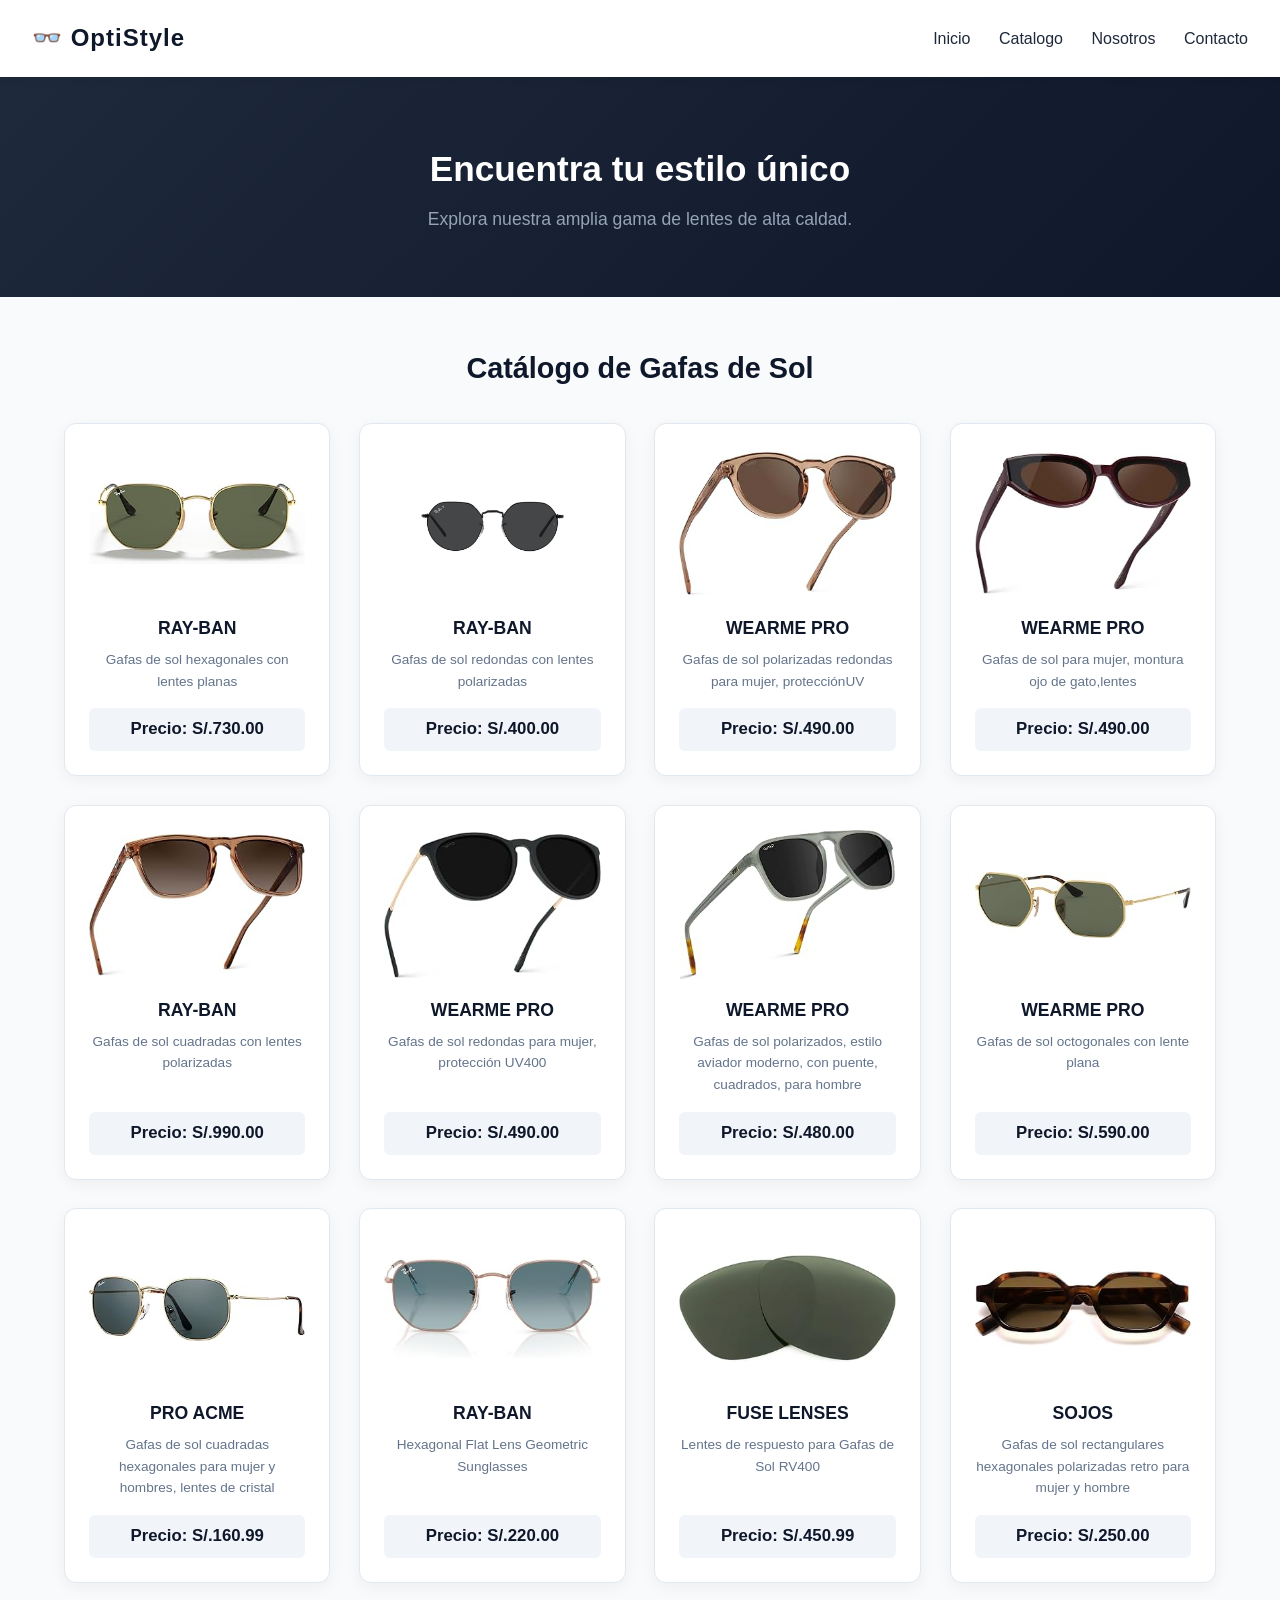
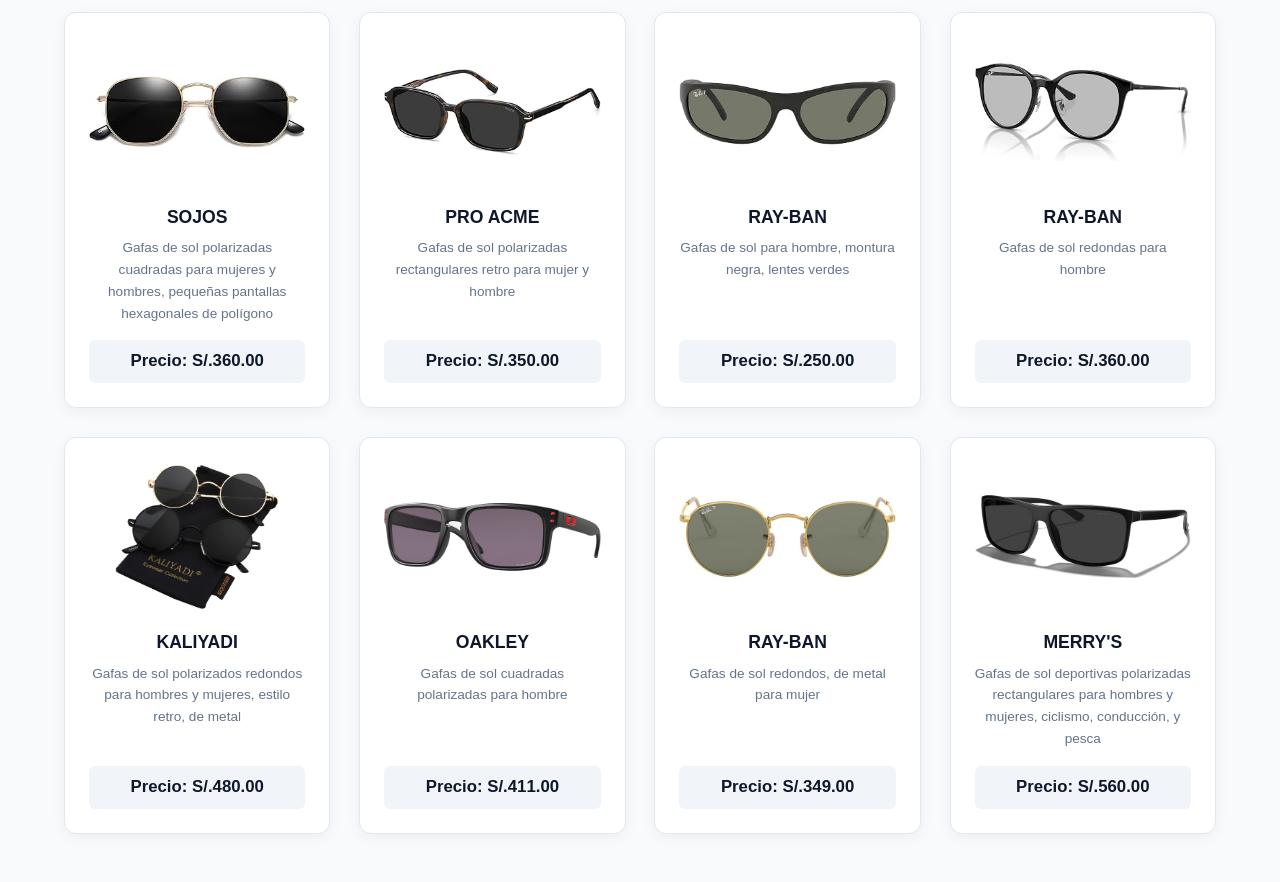
<file: index.html>
<!DOCTYPE html>
<html lang="es">
<head>
    <meta charset="UTF-8">
    <meta name="viewport" content="width=device-width, initial-scale=1.0">
    <title>OptiStyle - Catálogo de Lentes</title>
    <link rel="stylesheet" href="style.css">
</head>

<body>
    <!--Encabezado-->
    <header class="header">
        <div class="logo">&#x1F453 OptiStyle</div>
        <nav class="nav">
            <a href="#">Inicio</a>
            <a href="index.html">Catalogo</a>
            <a href="#">Nosotros</a>
            <a href="#">Contacto</a>
        </nav>    
    </header>

    <section class="hero">
        <h1>Encuentra tu estilo único</h1>
        <p>Explora nuestra amplia gama de lentes de alta caldad.</p>  
    </section>

    <main class="catalog-container" id="catalogo">
        <h2>Catálogo de Gafas de Sol</h2>
        <div class="catalog-grid">
            <div class="catalog-item">
                <img src="lentes1.jpg" alt="Lente 1">
                <h3>Ray-Ban</h3>
                <p>Gafas de sol hexagonales con lentes planas</p>
                <a href="producto1.html" class="btn-precio">Precio: S/.730.00</a>
            </div>
            <div class="catalog-item">
                <img src="lentes2.jpg" alt="Lente 2">
                <h3>Ray-Ban</h3>
                <p>Gafas de sol redondas con lentes polarizadas</p>
                <a href="producto2.html" class="btn-precio">Precio: S/.400.00</a>
            </div>
            <div class="catalog-item">
                <img src="lentes3.jpg" alt="Lente 3">
                <h3>WearMe Pro</h3>
                <p>Gafas de sol polarizadas redondas para mujer, protecciónUV</p>
                <a href="#" class="btn-precio">Precio: S/.490.00</a>
            </div>
            <div class="catalog-item">
                <img src="lentes4.jpg" alt="Lente 4">
                <h3>WearMe Pro</h3>
                <p>Gafas de sol para mujer, montura ojo de gato,lentes</p>
                <a href="#" class="btn-precio">Precio: S/.490.00</a>
            </div>
            <div class="catalog-item">
                <img src="lentes5.jpg" alt="Lente 5">
                <h3>Ray-Ban</h3>
                <p>Gafas de sol cuadradas con lentes polarizadas</p>
                <a href="#" class="btn-precio">Precio: S/.990.00</a>
            </div>
            <div class="catalog-item">
                <img src="lentes6.jpg" alt="Lente 6">
                <h3>WearMe Pro</h3>
                <p>Gafas de sol redondas para mujer, protección UV400</p>
                <a href="#" class="btn-precio">Precio: S/.490.00</a>
            </div>
            <div class="catalog-item">
                <img src="lentes7.jpg" alt="Lente 7">
                <h3>WearMe Pro</h3>
                <p>Gafas de sol polarizados, estilo aviador moderno, con puente, cuadrados, para hombre</p>
                <a href="#" class="btn-precio">Precio: S/.480.00</a>
            </div>
            <div class="catalog-item">
                <img src="lentes8.jpg" alt="Lente 8">
                <h3>WearMe Pro</h3>
                <p>Gafas de sol octogonales con lente plana</p>
                <a href="#" class="btn-precio">Precio: S/.590.00</a>
            </div>
            <div class="catalog-item">
                <img src="lentes9.jpg" alt="Lente 9">
                <h3>Pro Acme</h3>
                <p>Gafas de sol cuadradas hexagonales para mujer y hombres, lentes de cristal</p>
                <a href="#" class="btn-precio">Precio: S/.160.99</a>
            </div>
            <div class="catalog-item">
                <img src="lentes10.jpg" alt="Lente 10">
                <h3>Ray-Ban</h3>
                <p>Hexagonal Flat Lens Geometric Sunglasses</p>
                <a href="#" class="btn-precio">Precio: S/.220.00</a>
            </div>
            <div class="catalog-item">
                <img src="lentes11.jpg" alt="Lente 11">
                <h3>Fuse Lenses</h3>
                <p>Lentes de respuesto para Gafas de Sol RV400</p>
                <a href="#" class="btn-precio">Precio: S/.450.99</a>
            </div>
            <div class="catalog-item">
                <img src="lentes12.jpg" alt="Lente 12">
                <h3>SOJOS</h3>
                <p>Gafas de sol rectangulares hexagonales polarizadas retro para mujer y hombre</p>
                <a href="#" class="btn-precio">Precio: S/.250.00</a>
            </div>
            <div class="catalog-item">
                <img src="lentes13.jpg" alt="Lente 13">
                <h3>SOJOS</h3>
                <p>Gafas de sol polarizadas cuadradas para mujeres y hombres, pequeñas pantallas hexagonales de polígono</p>
                <a href="#" class="btn-precio">Precio: S/.360.00</a>
            </div>
            <div class="catalog-item">
                <img src="lentes14.jpg" alt="Lente 14">
                <h3>Pro Acme</h3>
                <p>Gafas de sol polarizadas rectangulares retro para mujer y hombre</p>
                <a href="#" class="btn-precio">Precio: S/.350.00</a>
            </div>
            <div class="catalog-item">
                <img src="lentes15.jpg" alt="Lente 15">
                <h3>Ray-Ban</h3>
                <p>Gafas de sol para hombre, montura negra, lentes verdes</p>
                <a href="#" class="btn-precio">Precio: S/.250.00</a>
            </div>
            <div class="catalog-item">
                <img src="lentes16.jpg" alt="Lente 16">
                <h3>Ray-Ban</h3>
                <p>Gafas de sol redondas para hombre</p>
                <a href="#" class="btn-precio">Precio: S/.360.00</a>
            </div>
                <div class="catalog-item">
                <img src="lentes17.jpg" alt="Lente 17">
                <h3>KALIYADI</h3>
                <p>Gafas de sol polarizados redondos para hombres y mujeres, estilo retro, de metal</p>
                <a href="#" class="btn-precio">Precio: S/.480.00</a>
            </div>
                <div class="catalog-item">
                <img src="lentes18.jpg" alt="Lente 18">
                <h3>OAKLEY</h3>
                <p>Gafas de sol cuadradas polarizadas para hombre</p>
                <a href="#" class="btn-precio">Precio: S/.411.00</a>
            </div>
                <div class="catalog-item">
                <img src="lentes19.jpg" alt="Lente 19">
                <h3>Ray-Ban</h3>
                <p>Gafas de sol redondos, de metal para mujer</p>
                <a href="#" class="btn-precio">Precio: S/.349.00</a>
            </div>
                <div class="catalog-item">
                <img src="lentes20.jpg" alt="Lente 20">
                <h3>MERRY'S</h3>
                <p>Gafas de sol deportivas polarizadas rectangulares para hombres y mujeres, ciclismo, conducción, y pesca</p>
                <a href="#" class="btn-precio">Precio: S/.560.00</a>
            </div>
        </div>
        
        

</body>
</html>
</file>
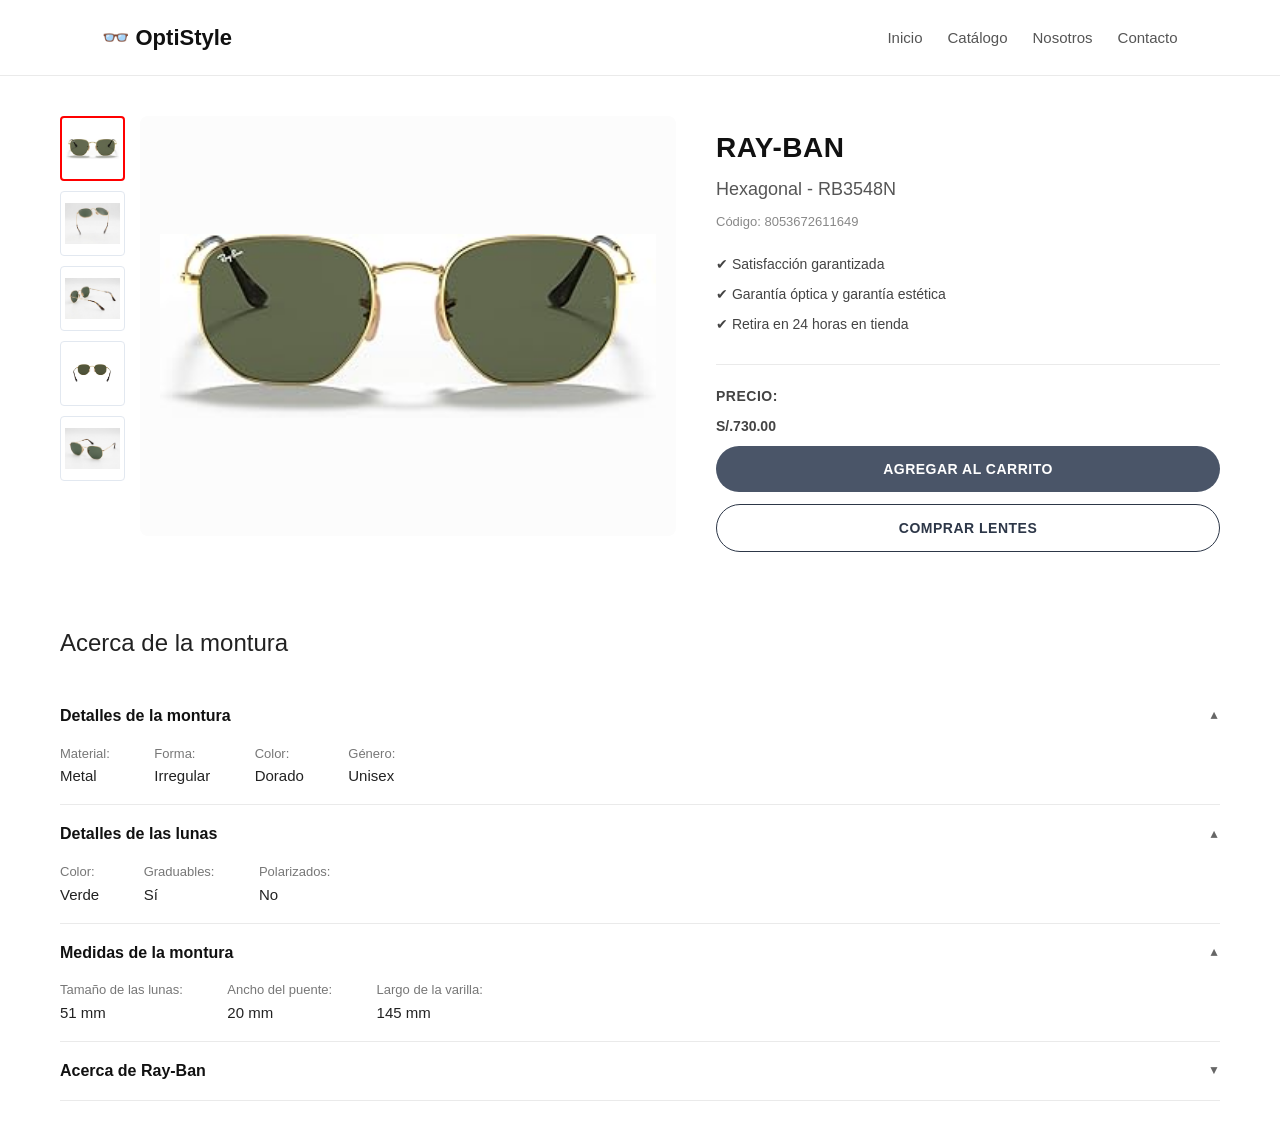
<file: producto1.html>
<!DOCTYPE html>
<html lang="es">
<head>
    <meta charset="UTF-8">
    <meta name="viewport" content="width=device-width, initial-scale=1.0">
    <title>Ray-Ban Hexagonal</title>
    <link rel="stylesheet" href="productos.css"> 
</head>

<body>
    <!-- Encabezado -->
    <header class="header">
        <div class="logo">&#x1F453 OptiStyle</div>
        <nav class="nav">
            <a href="#">Inicio</a>
            <a href="index.html">Catálogo</a>
            <a href="#">Nosotros</a>
            <a href="#">Contacto</a>
        </nav>    
    </header>

    <!-- Contenedor principal en 2 columnas -->
    <main class="producto">

        <!-- Columna 1: Galería de Imágenes -->
        <section class="imagen-producto">
            <div class="galeria-pure-css">
                <!-- Controles Radio -->
                <input type="radio" name="galeria" id="img-1" checked>
                <input type="radio" name="galeria" id="img-2">
                <input type="radio" name="galeria" id="img-3">
                <input type="radio" name="galeria" id="img-4">
                <input type="radio" name="galeria" id="img-5">

                <!-- Columna Lateral de Miniaturas -->
                <div class="miniaturas-laterales">
                    <label for="img-1" class="thumb thumb-1">
                        <img src="lentes1.jpg" alt="Vista 1">
                    </label>
                    <label for="img-2" class="thumb thumb-2">
                        <img src="lentes1arriba.jpg" alt="Vista 2">
                    </label>
                    <label for="img-3" class="thumb thumb-3">
                        <img src="lentes1derecha.jpg" alt="Vista 3">
                    </label>
                    <label for="img-4" class="thumb thumb-4">
                        <img src="lentes1diagonal.jpg" alt="Vista 4">
                    </label>
                    <label for="img-5" class="thumb thumb-5">
                        <img src="lentes1isquierda.jpg" alt="Vista 5">
                    </label>
                </div>

                <!-- Visor Principal con Zonas de Zoom -->
                <div class="contenedor-galeria-imagen">
                    <div class="contenedor-imagenes">
                        <!-- Cuadrícula 3x3 de celdas invisibles para capturar el mouse -->
                        <div class="zona z-1"></div>
                        <div class="zona z-2"></div>
                        <div class="zona z-3"></div>
                        <div class="zona z-4"></div>
                        <div class="zona z-5"></div>
                        <div class="zona z-6"></div>
                        <div class="zona z-7"></div>
                        <div class="zona z-8"></div>
                        <div class="zona z-9"></div>

                        <!-- Imágenes del producto -->
                        <img src="lentes1.jpg" class="foto foto-1" alt="Vista Perfil">
                        <img src="lentes1arriba.jpg" class="foto foto-2" alt="Vista Arriba">
                        <img src="lentes1derecha.jpg" class="foto foto-3" alt="Vista Derecha">
                        <img src="lentes1diagonal.jpg" class="foto foto-4" alt="Vista Diagonal">
                        <img src="lentes1isquierda.jpg" class="foto foto-5" alt="Vista Izquierda">
                    </div>
                </div>
            </div>
        </section>

        <!-- Columna 2: Información del Producto -->
        <section class="informacion">
            <h1>RAY-BAN</h1>
            <p class="modelo">Hexagonal - RB3548N</p>
            <p class="codigo">Código: 8053672611649</p>
            <p>&#10004; Satisfacción garantizada</p>
            <p>&#10004; Garantía óptica y garantía estética</p>
            <p>&#10004; Retira en 24 horas en tienda</p>
            <hr>
            <p class="precio-titulo">PRECIO:</p>
            <p class="precio">S/.730.00</p>
            <button class="Agregar-carrito">AGREGAR AL CARRITO</button>
            <button class="boton-comprar">COMPRAR LENTES</button>
        </section>

    </main>

    <!-- Sección Detalles -->
    <section class="detalles">
        <h2>Acerca de la montura</h2>
        
        <details open>
            <summary>Detalles de la montura</summary>
            <div class="datos">
                <span>Material:</span>
                <p>Metal</p>
            </div>
            <div>
                <span>Forma:</span>
                <p>Irregular</p>
            </div>
            <div>
                <span>Color:</span>
                <p>Dorado</p>
            </div>
            <div>
                <span>Género:</span>
                <p>Unisex</p>
            </div>
        </details>

        <details open>
            <summary>Detalles de las lunas</summary>
            <div class="datos">
                <span>Color:</span>
                <p>Verde</p>
            </div>
            <div>
                <span>Graduables:</span>
                <p>Sí</p>
            </div>
            <div>
                <span>Polarizados:</span>
                <p>No</p>
            </div>
        </details>

        <details open>
            <summary>Medidas de la montura</summary>
            <div class="datos">
                <span>Tamaño de las lunas:</span>
                <p>51 mm</p>
            </div>
            <div>
                <span>Ancho del puente:</span>
                <p>20 mm</p>
            </div>
            <div>
                <span>Largo de la varilla:</span>
                <p>145 mm</p>
            </div>
        </details>

        <details>
            <summary>Acerca de Ray-Ban</summary>
            <p class="descripcion">
                Los lentes Ray-Ban son esenciales para quienes buscan estilo y calidad en
                un solo accesorio. Como referente en la historia de la moda, Ray-Ban
                ofrece diseños icónicos que nunca pasan de moda. En OptyStyle, puedes 
                comprar gafas de sol y lentes oftálmicos Ray-Ban con entrega rápida en
                pocos días. Descubre modelos populares como Aviator, Wayfarer y Clubmaster,
                disponibles con lentes de polarizados, espejados o degradados, y una amplia
                selección de monturas que se adaptan a todos los estilos.
            </p>
        </details>
    </section>
</body>
</html>
</file>
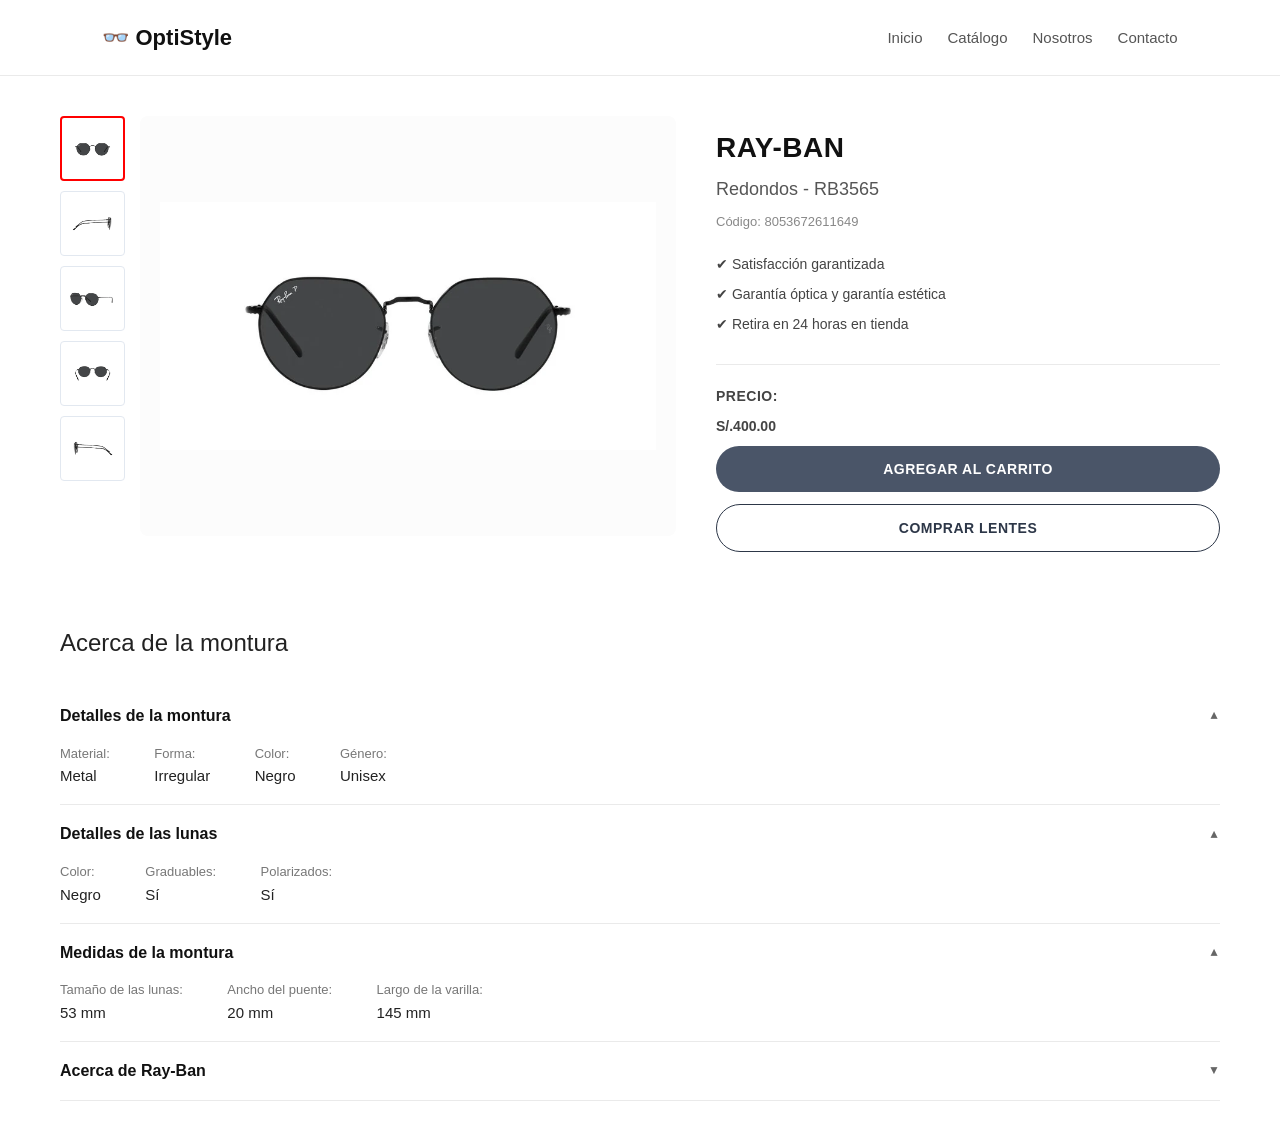
<file: producto2.html>
<!DOCTYPE html>
<html lang="es">
<head>
    <meta charset="UTF-8">
    <meta name="viewport" content="width=device-width, initial-scale=1.0">
    <title>Ray-Ban Hexagonal</title>
    <link rel="stylesheet" href="productos.css"> 
</head>

<body>
    <!-- Encabezado -->
    <header class="header">
        <div class="logo">&#x1F453 OptiStyle</div>
        <nav class="nav">
            <a href="#">Inicio</a>
            <a href="index.html">Catálogo</a>
            <a href="#">Nosotros</a>
            <a href="#">Contacto</a>
        </nav>    
    </header>

    <!-- Contenedor principal en 2 columnas -->
    <main class="producto">

        <!-- Columna 1: Galería de Imágenes -->
        <section class="imagen-producto">
            <div class="galeria-pure-css">
                <!-- Controles Radio -->
                <input type="radio" name="galeria" id="img-1" checked>
                <input type="radio" name="galeria" id="img-2">
                <input type="radio" name="galeria" id="img-3">
                <input type="radio" name="galeria" id="img-4">
                <input type="radio" name="galeria" id="img-5">

                <!-- Columna Lateral de Miniaturas -->
                <div class="miniaturas-laterales">
                    <label for="img-1" class="thumb thumb-1">
                        <img src="lentes2.jpg" alt="Vista 1">
                    </label>
                    <label for="img-2" class="thumb thumb-2">
                        <img src="lentes2derecha.jpg" alt="Vista 2">
                    </label>
                    <label for="img-3" class="thumb thumb-3">
                        <img src="lentes2diagonal.jpg" alt="Vista 3">
                    </label>
                    <label for="img-4" class="thumb thumb-4">
                        <img src="lentes2frontal.jpg" alt="Vista 4">
                    </label>
                    <label for="img-5" class="thumb thumb-5">
                        <img src="lentes2isquierda.jpg" alt="Vista 5">
                    </label>
                </div>

                <!-- Visor Principal con Zonas de Zoom -->
                <div class="contenedor-galeria-imagen">
                    <div class="contenedor-imagenes">
                        <!-- Cuadrícula 3x3 de celdas invisibles para capturar el mouse -->
                        <div class="zona z-1"></div>
                        <div class="zona z-2"></div>
                        <div class="zona z-3"></div>
                        <div class="zona z-4"></div>
                        <div class="zona z-5"></div>
                        <div class="zona z-6"></div>
                        <div class="zona z-7"></div>
                        <div class="zona z-8"></div>
                        <div class="zona z-9"></div>

                        <!-- Imágenes del producto -->
                        <img src="lentes2.jpg" class="foto foto-1" alt="Vista Perfil">
                        <img src="lentes2derecha.jpg" class="foto foto-2" alt="Vista Arriba">
                        <img src="lentes2diagonal.jpg" class="foto foto-3" alt="Vista Derecha">
                        <img src="lentes2frontal.jpg" class="foto foto-4" alt="Vista Diagonal">
                        <img src="lentes2isquierda.jpg" class="foto foto-5" alt="Vista Izquierda">
                    </div>
                </div>
            </div>
        </section>

        <!-- Columna 2: Información del Producto -->
        <section class="informacion">
            <h1>RAY-BAN</h1>
            <p class="modelo">Redondos - RB3565</p>
            <p class="codigo">Código: 8053672611649</p>
            <p>&#10004; Satisfacción garantizada</p>
            <p>&#10004; Garantía óptica y garantía estética</p>
            <p>&#10004; Retira en 24 horas en tienda</p>
            <hr>
            <p class="precio-titulo">PRECIO:</p>
            <p class="precio">S/.400.00</p>
            <button class="Agregar-carrito">AGREGAR AL CARRITO</button>
            <button class="boton-comprar">COMPRAR LENTES</button>
        </section>

    </main>

    <!-- Sección Detalles -->
    <section class="detalles">
        <h2>Acerca de la montura</h2>
        
        <details open>
            <summary>Detalles de la montura</summary>
            <div class="datos">
                <span>Material:</span>
                <p>Metal</p>
            </div>
            <div>
                <span>Forma:</span>
                <p>Irregular</p>
            </div>
            <div>
                <span>Color:</span>
                <p>Negro</p>
            </div>
            <div>
                <span>Género:</span>
                <p>Unisex</p>
            </div>
        </details>

        <details open>
            <summary>Detalles de las lunas</summary>
            <div class="datos">
                <span>Color:</span>
                <p>Negro</p>
            </div>
            <div>
                <span>Graduables:</span>
                <p>Sí</p>
            </div>
            <div>
                <span>Polarizados:</span>
                <p>Sí</p>
            </div>
        </details>

        <details open>
            <summary>Medidas de la montura</summary>
            <div class="datos">
                <span>Tamaño de las lunas:</span>
                <p>53 mm</p>
            </div>
            <div>
                <span>Ancho del puente:</span>
                <p>20 mm</p>
            </div>
            <div>
                <span>Largo de la varilla:</span>
                <p>145 mm</p>
            </div>
        </details>

        <details>
            <summary>Acerca de Ray-Ban</summary>
            <p class="descripcion">
                Los lentes Ray-Ban son esenciales para quienes buscan estilo y calidad en
                un solo accesorio. Como referente en la historia de la moda, Ray-Ban
                ofrece diseños icónicos que nunca pasan de moda. En OptyStyle, puedes 
                comprar gafas de sol y lentes oftálmicos Ray-Ban con entrega rápida en
                pocos días. Descubre modelos populares como Aviator, Wayfarer y Clubmaster,
                disponibles con lentes de polarizados, espejados o degradados, y una amplia
                selección de monturas que se adaptan a todos los estilos.
            </p>
        </details>
    </section>
</body>
</html>
</file>
<file: style.css>
/* RESET BÁSICO Y VARIABLES */
* {
    margin: 0;
    padding: 0;
    box-sizing: border-box;
}

:root {
    --primary-color: #0f172a;       /* Azul oscuro para Header y Hero */
    --accent-color: #0d9488;        /* Verde azulado para botones/detalles */
    --font-family: 'Segoe UI', Tahoma, Geneva, Verdana, sans-serif;
    --bg-color: #f8fafc;            /* Fondo general claro */
    --card-bg: #ffffff;             /* Fondo blanco para las tarjetas */
    --text-color: #1e293b;          /* Texto principal */
    --text-muted: #64748b;          /* Texto secundario */
    --border-radius: 12px;
}

body {
    font-family: var(--font-family);
    background-color: var(--bg-color);
    color: var(--text-color);
    line-height: 1.6;
}

/* ENCABEZADO */
.header {
    display: flex;
    justify-content: space-between;
    align-items: center;
    padding: 1.2rem 2rem;
    background-color: var(--card-bg);
    box-shadow: 0 2px 10px rgba(0, 0, 0, 0.05);
    position: sticky;
    top: 0;
    z-index: 100;
}

.logo {
    font-size: 1.5rem;
    font-weight: 700;
    color: var(--primary-color);
    letter-spacing: 1px;
}

.nav a {
    margin-left: 1.5rem;
    text-decoration: none;
    color: var(--text-color);
    font-weight: 500;
    transition: color 0.3s ease;
}

.nav a:hover {
    color: var(--accent-color);
}

/* HERO BANNER */
.hero {
    text-align: center;
    padding: 4rem 1rem;
    background: linear-gradient(135deg, #1e293b, #0f172a);
    color: #ffffff;
}

.hero h1 {
    font-size: 2.2rem;
    margin-bottom: 0.5rem;
}

.hero p {
    color: #94a3b8;
    font-size: 1.1rem;
}

/* CONTENEDOR DEL CATÁLOGO */
.catalog-container {
    max-width: 1200px;
    margin: 3rem auto;
    padding: 0 1.5rem;
}

.catalog-container h2 {
    text-align: center;
    margin-bottom: 2rem;
    font-size: 1.8rem;
    color: var(--primary-color);
}

/* GRID DE PRODUCTOS (Adaptable a cualquier pantalla) */
.catalog-grid {
    display: grid;
    grid-template-columns: repeat(auto-fit, minmax(240px, 1fr));
    gap: 1.8rem;
}

/* TARJETAS DE PRODUCTO (.catalog-item) */
.catalog-item {
    background-color: var(--card-bg);
    border-radius: var(--border-radius);
    padding: 1.5rem;
    text-align: center;
    box-shadow: 0 4px 15px rgba(0, 0, 0, 0.05);
    border: 1px solid #e2e8f0;
    display: flex;
    flex-direction: column;
    justify-content: space-between;
    transition: transform 0.3s ease, box-shadow 0.3s ease;
}

.catalog-item:hover {
    transform: translateY(-6px);
    box-shadow: 0 10px 20px rgba(0, 0, 0, 0.1);
}

/* IMAGEN DEL PRODUCTO */
.catalog-item img {
    width: 100%;
    height: 150px;
    object-fit: contain;
    margin-bottom: 1rem;
}

/* TÍTULO/MARCA DEL PRODUCTO */
.catalog-item h3 {
    font-size: 1.1rem;
    font-weight: 700;
    color: var(--primary-color);
    margin-bottom: 0.4rem;
    text-transform: uppercase;
}

/* DESCRIPCIÓN */
.catalog-item p:nth-of-type(1) {
    font-size: 0.85rem;
    color: var(--text-muted);
    margin-bottom: 1rem;
    flex-grow: 1; /* Mantiene la alineación del precio */
}

/* PRECIO */
.catalog-item p:nth-of-type(2) {
    font-size: 1.1rem;
    font-weight: 700;
    color: var(--primary-color);
    background-color: #f1f5f9;
    padding: 0.4rem;
    border-radius: 6px;
}

/* PIE DE PÁGINA */
.footer {
    text-align: center;
    padding: 2rem;
    background-color: var(--primary-color);
    color: #94a3b8;
    margin-top: 4rem;
    font-size: 0.9rem;
}
/* ESTILO DEL RECUADRO DEL PRECIO */
.btn-precio {
    display: block;
    text-decoration: none;
    font-weight: 700;
    font-size: 1.05rem;
    color: var(--primary-color);
    background-color: #f1f5f9;
    padding: 0.5rem 1rem;
    border-radius: 6px;
    cursor: pointer; /* <--- Muestra el cursor de la manito */
    transition: all 0.2s ease-in-out;
}

/* EFECTO AL PASAR EL MOUSE POR ENCIMA (HOVER) */
.btn-precio:hover {
    background-color: #2563eb; /*  <--- Color azul */
    color: #ffffff;            /*  <--- Texto en blanco para buen contraste */
}

/* EFECTO AL MOMENTO EXACTO DE DAR CLIC (ACTIVE) */
.btn-precio:active {
    background-color: #1d4ed8; /* <--- Azul un poco más oscuro al presionar */
    transform: scale(0.98);    /* <--- Pequeño efecto de pulsación */
}
</file>
<file: productos.css>
/* ==========================================
   1. RESET Y ESTILOS GENERALES
   ========================================== */
* {
    margin: 0;
    padding: 0;
    box-sizing: border-box;
    font-family: -apple-system, BlinkMacSystemFont, "Segoe UI", Roboto, Helvetica, Arial, sans-serif;
}

body {
    background-color: #ffffff;
    color: #333333;
    line-height: 1.6;
}

/* ==========================================
   2. ENCABEZADO (HEADER & NAV)
   ========================================== */
.header {
    display: flex;
    justify-content: space-between;
    align-items: center;
    padding: 20px 8%;
    border-bottom: 1px solid #eaeaea;
    background-color: #ffffff;
}

.logo {
    font-size: 22px;
    font-weight: 700;
    color: #111111;
    display: flex;
    align-items: center;
    gap: 8px;
}

.nav {
    display: flex;
    gap: 25px;
}

.nav a {
    text-decoration: none;
    color: #555555;
    font-size: 15px;
    font-weight: 500;
    transition: color 0.2s ease;
}

.nav a:hover {
    color: #000000;
}

/* ==========================================
   3. SECCIÓN PRINCIPAL DE PRODUCTO EN 2 COLUMNAS
   ========================================== */
.producto {
    display: grid;
    grid-template-columns: 1.1fr 0.9fr;
    gap: 40px;
    max-width: 1200px;
    margin: 40px auto;
    padding: 0 20px;
    align-items: flex-start;
}

.imagen-producto {
    display: flex;
    justify-content: center;
    align-items: flex-start;
    width: 100%;
}

/* --- Galería de Miniaturas y Visor Principal --- */
.galeria-pure-css {
    display: flex;
    align-items: flex-start;
    gap: 15px;
    width: 100%;
}

/* Oculta los radios reales */
.galeria-pure-css input[type="radio"] {
    display: none;
}

/* Columna lateral con miniaturas (Thumbnails) */
.miniaturas-laterales {
    display: flex;
    flex-direction: column;
    gap: 10px;
}

.thumb {
    width: 65px;
    height: 65px;
    border: 1px solid #e2e8f0;
    border-radius: 4px;
    padding: 4px;
    background-color: #ffffff;
    cursor: pointer;
    display: flex;
    align-items: center;
    justify-content: center;
    transition: border-color 0.2s ease;
}

.thumb img {
    max-width: 100%;
    max-height: 100%;
    object-fit: contain;
}

.thumb:hover {
    border-color: #a0aec0;
}

/* Recuadro contenedor de la foto grande */
.contenedor-galeria-imagen {
    flex: 1;
    background-color: #fcfcfc;
    border-radius: 8px;
    padding: 20px;
    display: flex;
    justify-content: center;
    align-items: center;
}

/* --- CONTENEDOR DE IMÁGENES Y ZOOM POR CUADRÍCULA 3x3 --- */
.contenedor-imagenes {
    position: relative;
    width: 100%;
    height: 380px;
    display: grid;
    grid-template-columns: repeat(3, 1fr);
    grid-template-rows: repeat(3, 1fr);
    overflow: hidden;
    cursor: zoom-in;
}

/* Celdas invisibles que detectan el puntero */
.zona {
    z-index: 10;
    width: 100%;
    height: 100%;
}

.foto {
    position: absolute;
    top: 0;
    left: 0;
    width: 100%;
    height: 100%;
    object-fit: contain;
    opacity: 0;
    visibility: hidden;
    pointer-events: none; /* Permite interacción con las zonas invisibles */
    transform-origin: center center;
    transition: opacity 0.25s ease-in-out, transform 0.25s ease-out, transform-origin 0.2s ease-out;
}

/* Nivel de aumento al posar el mouse */
.contenedor-imagenes:hover .foto {
    transform: scale(2);
}

/* --- PUNTOS DE ORIGEN SEGÚN LA ZONA EXPLORADA --- */

/* Fila Superior */
.z-1:hover ~ .foto { transform-origin: top left; }
.z-2:hover ~ .foto { transform-origin: top center; }
.z-3:hover ~ .foto { transform-origin: top right; }

/* Fila Central */
.z-4:hover ~ .foto { transform-origin: center left; }
.z-5:hover ~ .foto { transform-origin: center center; }
.z-6:hover ~ .foto { transform-origin: center right; }

/* Fila Inferior */
.z-7:hover ~ .foto { transform-origin: bottom left; }
.z-8:hover ~ .foto { transform-origin: bottom center; }
.z-9:hover ~ .foto { transform-origin: bottom right; }

/* --- LÓGICA DE SELECCIÓN CON CSS (:checked y selector ~) --- */

/* Borde rojo en la miniatura activa */
#img-1:checked ~ .miniaturas-laterales .thumb-1,
#img-2:checked ~ .miniaturas-laterales .thumb-2,
#img-3:checked ~ .miniaturas-laterales .thumb-3,
#img-4:checked ~ .miniaturas-laterales .thumb-4,
#img-5:checked ~ .miniaturas-laterales .thumb-5 {
    border: 2px solid #ff0000;
}

/* Visibilidad de la foto seleccionada */
#img-1:checked ~ .contenedor-galeria-imagen .foto-1,
#img-2:checked ~ .contenedor-galeria-imagen .foto-2,
#img-3:checked ~ .contenedor-galeria-imagen .foto-3,
#img-4:checked ~ .contenedor-galeria-imagen .foto-4,
#img-5:checked ~ .contenedor-galeria-imagen .foto-5 {
    opacity: 1;
    visibility: visible;
}

/* ==========================================
   4. INFORMACIÓN DEL PRODUCTO
   ========================================== */
.informacion {
    display: flex;
    flex-direction: column;
    padding-top: 10px;
}

.informacion h1 {
    font-size: 28px;
    font-weight: 800;
    letter-spacing: 0.5px;
    color: #111111;
}

.informacion .modelo {
    font-size: 18px;
    color: #555555;
    margin-top: 4px;
}

.informacion .codigo {
    font-size: 13px;
    color: #888888;
    margin-bottom: 20px;
}

.informacion p {
    font-size: 14px;
    color: #444444;
    margin-bottom: 8px;
    display: flex;
    align-items: center;
    gap: 8px;
}

.informacion hr {
    border: 0;
    border-top: 1px solid #eaeaea;
    margin: 20px 0;
}

.precio-titulo {
    font-size: 12px;
    font-weight: 700;
    color: #777777;
    letter-spacing: 0.5px;
}

.precio {
    font-size: 32px;
    font-weight: 700;
    color: #111111;
    margin-bottom: 25px;
}

.Agregar-carrito,
.boton-comprar {
    width: 100%;
    padding: 15px;
    font-size: 14px;
    font-weight: 700;
    letter-spacing: 0.5px;
    border-radius: 25px;
    cursor: pointer;
    transition: all 0.2s ease;
    margin-bottom: 12px;
}

.Agregar-carrito {
    background-color: #4a5568;
    color: #ffffff;
    border: none;
}

.Agregar-carrito:hover {
    background-color: #2d3748;
}

.boton-comprar {
    background-color: transparent;
    color: #2d3748;
    border: 1.5px solid #2d3748;
}

.boton-comprar:hover {
    background-color: #f7fafc;
}

/* ==========================================
   5. SECCIÓN DE DETALLES Y ACORDEONES
   ========================================== */
.detalles {
    max-width: 1200px;
    margin: 60px auto 20px auto;
    padding: 0 20px;
}

.detalles h2 {
    font-size: 24px;
    font-weight: 400;
    margin-bottom: 25px;
    color: #222222;
}

details {
    border-bottom: 1px solid #eaeaea;
    padding: 16px 0;
    max-width: 1200px;
    margin: 0 auto;
}

.detalles details {
    max-width: 100%;
}

summary {
    font-weight: 600;
    font-size: 16px;
    cursor: pointer;
    list-style: none;
    display: flex;
    justify-content: space-between;
    align-items: center;
    color: #111111;
}

summary::-webkit-details-marker {
    display: none;
}

summary::after {
    content: '▼';
    font-size: 12px;
    color: #666666;
    transition: transform 0.2s ease;
}

details[open] summary::after {
    transform: rotate(180deg);
}

details div {
    display: inline-block;
    margin-top: 15px;
    margin-right: 40px;
    vertical-align: top;
}

details div span {
    font-size: 13px;
    color: #777777;
    display: block;
}

details div p {
    font-size: 15px;
    font-weight: 500;
    color: #222222;
}

p.descripcion {
    padding-top: 15px;
    font-size: 14px;
    color: #555555;
    line-height: 1.8;
}

/* ==========================================
   6. DISEÑO RESPONSIVO (MÓVILES Y TABLETS)
   ========================================== */
@media (max-width: 768px) {
    .header {
        flex-direction: column;
        gap: 15px;
    }

    .producto {
        grid-template-columns: 1fr;
        gap: 30px;
        margin: 20px auto;
    }

    .galeria-pure-css {
        flex-direction: column-reverse;
    }

    .miniaturas-laterales {
        flex-direction: row;
        justify-content: center;
    }

    .contenedor-imagenes {
        height: 250px;
    }

    details div {
        display: block;
        margin-right: 0;
        margin-bottom: 10px;
    }
}
</file>
